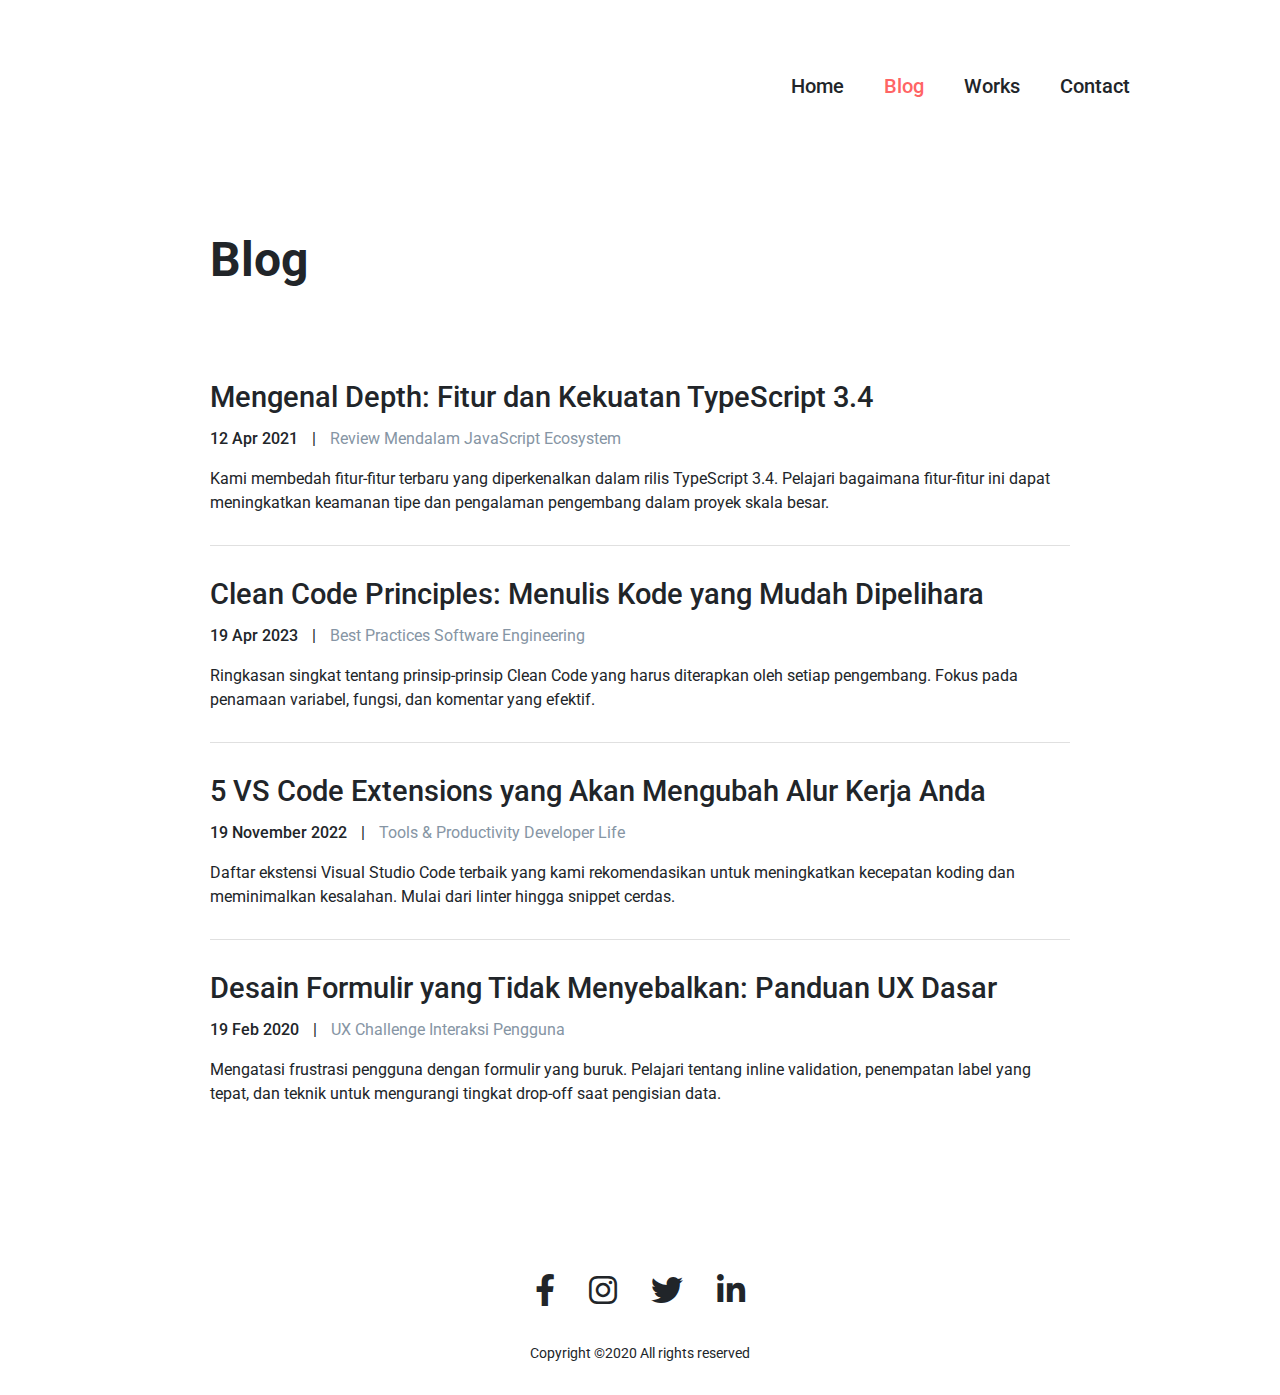
<file: blog.html>
<!DOCTYPE html>
<html lang="id">

<head>
    <meta charset="UTF-8">
    <meta name="viewport" content="width=device-width, initial-scale=1.0">
    <title>Blog - Posts</title>
    <link rel="stylesheet" href="style.css">
    <link href="https://fonts.googleapis.com/css2?family=Roboto:wght=400;500;700;900&display=swap" rel="stylesheet">
    <link rel="stylesheet" href="https://cdnjs.cloudflare.com/ajax/libs/font-awesome/6.0.0-beta3/css/all.min.css">
</head>

<body>

    <header class="main-header">
        <nav class="navbar">
            <ul class="nav-links" id="navLinks">
                <li><a href="/index.html">Home</a></li>
                <li><a href="/blog.html" class="active">Blog</a></li>
                <li><a href="work.html">Works</a></li>
                <li><a href="/contact.html">Contact</a></li>
            </ul>
            <button class="menu-toggle" aria-label="Toggle navigation">
                <i class="fa fa-bars"></i>
            </button>
        </nav>
    </header>

    <main class="blog-section">
        <div class="blog-container">
            <h1 class="page-title">Blog</h1>

            <article class="blog-post">
                <h2 class="post-title-main">Mengenal Depth: Fitur dan Kekuatan TypeScript 3.4</h2>
                <div class="post-meta-main">
                    <span class="post-date">12 Apr 2021</span>
                    <span class="post-separator">|</span>
                    <span class="post-tag">Review Mendalam JavaScript Ecosystem</span>
                </div>
                <p class="post-summary-main">
                    Kami membedah fitur-fitur terbaru yang diperkenalkan dalam rilis TypeScript 3.4. Pelajari bagaimana
                    fitur-fitur ini dapat meningkatkan keamanan tipe dan pengalaman pengembang dalam proyek skala besar.
                </p>
            </article>

            <article class="blog-post">
                <h2 class="post-title-main">Clean Code Principles: Menulis Kode yang Mudah Dipelihara</h2>
                <div class="post-meta-main">
                    <span class="post-date">19 Apr 2023</span>
                    <span class="post-separator">|</span>
                    <span class="post-tag">Best Practices Software Engineering</span>
                </div>
                <p class="post-summary-main">
                    Ringkasan singkat tentang prinsip-prinsip Clean Code yang harus diterapkan oleh setiap pengembang. Fokus pada penamaan variabel, fungsi, dan komentar yang efektif.
                </p>
            </article>

            <article class="blog-post">
                <h2 class="post-title-main">5 VS Code Extensions yang Akan Mengubah Alur Kerja Anda</h2>
                <div class="post-meta-main">
                    <span class="post-date">19 November 2022</span>
                    <span class="post-separator">|</span>
                    <span class="post-tag">Tools & Productivity Developer Life</span>
                </div>
                <p class="post-summary-main">
                    Daftar ekstensi Visual Studio Code terbaik yang kami rekomendasikan untuk meningkatkan kecepatan koding dan meminimalkan kesalahan. Mulai dari linter hingga snippet cerdas.
                </p>
            </article>

            <article class="blog-post">
                <h2 class="post-title-main">Desain Formulir yang Tidak Menyebalkan: Panduan UX Dasar</h2>
                <div class="post-meta-main">
                    <span class="post-date">19 Feb 2020</span>
                    <span class="post-separator">|</span>
                    <span class="post-tag">UX Challenge Interaksi Pengguna</span>
                </div>
                <p class="post-summary-main">
                    Mengatasi frustrasi pengguna dengan formulir yang buruk. Pelajari tentang inline validation, penempatan label yang tepat, dan teknik untuk mengurangi tingkat drop-off saat pengisian data.
                </p>
            </article>

        </div>
    </main>

    <footer class="main-footer">
        <div class="social-links">
            <a href="#" aria-label="Facebook"><i class="fab fa-facebook-f"></i></a>
            <a href="#" aria-label="Instagram"><i class="fab fa-instagram"></i></a>
            <a href="#" aria-label="Twitter"><i class="fab fa-twitter"></i></a>
            <a href="#" aria-label="LinkedIn"><i class="fab fa-linkedin-in"></i></a>
        </div>
        <p class="copyright">Copyright ©2020 All rights reserved</p>
    </footer>

    <script>
        // Sederhana JS untuk fungsionalitas menu mobile (hamburger icon)
        document.querySelector('.menu-toggle').addEventListener('click', function () {
            document.querySelector('.nav-links').classList.toggle('open');
            this.querySelector('i').classList.toggle('fa-bars');
            this.querySelector('i').classList.toggle('fa-times'); // Ganti ikon menjadi 'X'
        });
    </script>

</body>

</html>
</file>
<file: style.css>
/* RESET dan Variabel Dasar */
:root {
    --primary-color: #212529;
    /* Hampir Hitam untuk Teks */
    --secondary-color: #ff6464;
    /* Merah untuk Aksen */
    --text-light: #8695A4;
    /* Abu-abu untuk Teks Sekunder/Tahun */
    --bg-light: #FFFFFF;
    /* Putih untuk Background */
    --bg-gray: #EDF7FA;
    /* Biru muda/Abu-abu muda untuk background list */
    --font-sans: 'Roboto', sans-serif;
}

* {
    margin: 0;
    padding: 0;
    box-sizing: border-box;
}

body {
    font-family: var(--font-sans);
    line-height: 1.6;
    color: var(--primary-color);
    background-color: var(--bg-light);
    display: flex;
    flex-direction: column;
    min-height: 100vh;
}

/* Utilitas */
.desktop-only {
    display: none;
}

.mobile-only {
    display: none;
}

/* Header dan Navigasi */
.main-header {
    width: 100%;
    padding: 20px 0;
}

.navbar {
    max-width: 1080px;
    margin: 0 auto;
    padding: 0 15px;
    display: flex;
    justify-content: flex-end;
    /* Mobile: hanya menu di kanan */
    align-items: center;
}

.logo {
    display: none;
    /* Logo tidak terlihat di mobile */
}

.nav-links {
    list-style: none;
    display: none;
    /* Sembunyikan di mobile secara default */
    flex-direction: column;
    position: absolute;
    top: 60px;
    right: 15px;
    background-color: var(--bg-light);
    border: 1px solid #ccc;
    padding: 10px;
    z-index: 10;
}

.nav-links.open {
    display: flex;
    /* Tampilkan saat menu dibuka */
}

.nav-links li a {
    text-decoration: none;
    color: var(--primary-color);
    font-weight: 500;
    padding: 10px 15px;
    display: block;
    text-align: right;
    font-size: 1.1em;
}

.nav-links li a.active,
.nav-links li a:hover {
    color: var(--secondary-color);
}

.menu-toggle {
    background: none;
    border: none;
    font-size: 1.5em;
    cursor: pointer;
    color: var(--primary-color);
}

/* **Tampilan Mobile (Default)** */
.work-section {
    max-width: 900px;
    width: 90%;
    margin: 30px auto;
    flex-grow: 1;
}

.work-section h1 {
    font-size: 2.2em;
    font-weight: 700;
    margin-bottom: 30px;
    color: var(--primary-color);
}

.portfolio-list {
    display: flex;
    flex-direction: column;
    gap: 30px;
    /* Jarak antar project */
}

.project-item {
    border-bottom: 1px solid #E0E0E0;
    padding-bottom: 25px;
    display: flex;
    flex-direction: column;
    /* Tumpuk: gambar di atas, detail di bawah */
    gap: 15px;
}

.project-image-wrapper {
    width: 100%;
    border-radius: 8px;
    overflow: hidden;
    box-shadow: 0 4px 12px rgba(0, 0, 0, 0.1);
}

.project-image {
    width: 100%;
    height: auto;
    display: block;
}

.project-title {
    font-size: 1.5em;
    font-weight: 700;
    margin-bottom: 5px;
    color: var(--primary-color);
}

.project-meta {
    display: flex;
    align-items: center;
    margin-bottom: 10px;
}

.project-meta .year {
    background-color: var(--primary-color);
    color: var(--bg-light);
    padding: 2px 10px;
    border-radius: 16px;
    font-size: 0.9em;
    font-weight: 700;
    margin-right: 15px;
}

.project-meta .tags {
    color: var(--text-light);
    font-size: 1.1em;
}

.project-description {
    font-size: 1em;
    color: var(--primary-color);
}

/* Tampilkan item mobile-only dan sembunyikan desktop-only */
.mobile-only {
    display: flex;
    flex-direction: column;
}

.desktop-only {
    display: none;
}

/* Footer */
.main-footer {
    text-align: center;
    padding: 50px 0 30px;
    margin-top: auto;
}

.social-links {
    margin-bottom: 25px;
}

.social-links a {
    color: var(--primary-color);
    font-size: 2em;
    margin: 0 15px;
    transition: color 0.3s;
}

.social-links a:hover {
    color: var(--secondary-color);
}

.copyright {
    font-size: 0.9em;
    color: var(--primary-color);
}

/* =================================================== */
/* MEDIA QUERY untuk Tampilan Laptop/Desktop (>= 768px) */
/* =================================================== */
@media (min-width: 768px) {

    /* Header dan Navigasi Desktop */
    .navbar {
        justify-content: flex-end;
        /* Posisikan menu di kanan */
        padding: 0 30px;
    }

    .nav-links {
        position: static;
        display: flex !important;
        /* Selalu tampil di desktop */
        flex-direction: row;
        background: none;
        border: none;
        padding: 0;
    }

    .nav-links li a {
        font-size: 1.25em;
        /* Ukuran font lebih besar */
        padding: 0 20px;
    }

    .menu-toggle {
        display: none;
        /* Sembunyikan tombol hamburger */
    }

    /* **Tampilan Desktop/Laptop** */
    .work-section {
        margin-top: 100px;
        margin-bottom: 100px;
    }

    .work-section h1 {
        display: none;
        /* Sembunyikan judul "Work" di sini, atau pindahkan ke kiri jika diinginkan */
    }

    .portfolio-list {
        gap: 50px;
    }

    /* Tata Letak Dua Kolom menggunakan CSS Grid untuk setiap item */
    .project-item {
        border-bottom: 1px solid #E0E0E0;
        padding-bottom: 30px;
        display: grid;
        /* Kolom: 1. Gambar (260px) 2. Konten (otomatis) */
        grid-template-columns: 260px 1fr;
        gap: 20px;
        align-items: flex-start;
    }

    .project-item:last-child {
        border-bottom: none;
    }

    .project-image-wrapper {
        width: 100%;
        /* Menempatkan di kolom pertama */
        grid-column: 1 / 2;
    }

    .project-details {
        /* Menempatkan di kolom kedua */
        grid-column: 2 / 3;
    }

    /* Tampilkan item desktop-only dan sembunyikan mobile-only */
    .desktop-only {
        display: grid;
        /* Menggunakan ulang tata letak grid project-item */
        grid-template-columns: 260px 1fr;
        gap: 20px;
        align-items: flex-start;
    }

    .mobile-only {
        display: none;
    }

    /* Penyesuaian Project Details Desktop */
    .project-title {
        font-size: 2em;
        /* Ukuran judul lebih besar */
        margin-top: 0;
    }

    .project-meta .year {
        font-size: 1.1em;
    }

}



/* =================================================== */
/* CSS Khusus untuk Halaman Work Detail */
/* =================================================== */

.detail-section {
    width: 100%;
    /* Gunakan padding horizontal di mobile, dan batasan lebar di desktop */
    padding: 0 15px;
    flex-grow: 1;
}

.detail-container {
    max-width: 680px;
    /* Batasan lebar konten sesuai gambar desktop */
    margin: 0 auto;
    padding-top: 20px;
    padding-bottom: 50px;
}

/* Judul Utama */
.detail-title {
    font-size: 2.2em;
    font-weight: 700;
    line-height: 1.2;
    margin-bottom: 20px;
}

/* Meta Data (Tahun & Tags) */
.detail-meta {
    display: flex;
    align-items: center;
    margin-bottom: 20px;
}

.detail-meta .year {
    background-color: var(--secondary-color);
    /* Merah untuk tahun di halaman detail */
    color: var(--bg-light);
    padding: 2px 10px;
    border-radius: 16px;
    font-size: 1em;
    font-weight: 700;
    margin-right: 25px;
}

.detail-meta .tags {
    color: var(--primary-color);
    font-size: 1em;
}

/* Paragraf Teks */
.detail-text {
    font-size: 1.1em;
    line-height: 1.5;
    margin-bottom: 30px;
    color: var(--primary-color);
}

/* Blok Konten Gambar */
.content-block {
    margin: 30px 0;
}

.content-image {
    width: 100%;
    height: auto;
    display: block;
    border-radius: 8px;
    /* Tambahkan sedikit radius pada gambar */
}

/* Heading-heading Konten */
.content-heading-1 {
    font-size: 2em;
    font-weight: 700;
    margin-top: 30px;
    margin-bottom: 10px;
}

.content-heading-2 {
    font-size: 1.5em;
    font-weight: 500;
    margin-bottom: 15px;
}

/* =================================================== */
/* MEDIA QUERY untuk Tampilan Laptop/Desktop (>= 768px) */
/* =================================================== */
@media (min-width: 768px) {

    /* Penyesuaian Header Navigasi Desktop (diambil dari style.css sebelumnya) */
    .navbar {
        padding-top: 50px;
        /* Jarak atas lebih besar di desktop */
        padding-bottom: 50px;
    }

    /* Container detail (desktop) */
    .detail-container {
        padding-top: 50px;
        padding-bottom: 80px;
    }

    /* Judul Utama Desktop */
    .detail-title {
        font-size: 2.7em;
        font-weight: 900;
        /* Lebih tebal */
        margin-bottom: 30px;
    }

    /* Heading-heading Konten Desktop */
    .content-heading-1 {
        font-size: 2.5em;
        margin-top: 50px;
    }

    .content-heading-2 {
        font-size: 2em;
        font-weight: 700;
        margin-bottom: 20px;
    }

    .detail-text {
        font-size: 1em;
        /* Mengatur ulang ukuran teks di desktop */
    }

}


/* =================================================== */
/* CSS Khusus untuk Halaman HOME */
/* =================================================== */

.home-main {
    flex-grow: 1;
}

.main-container {
    max-width: 860px;
    /* Batasan lebar utama konten */
    margin: 0 auto;
    padding: 0 15px;
    /* Padding untuk mobile */
}

/* Utilitas Tambahan */
.desktop-only-flex {
    display: none;
}

/* 1. Hero Section (Mobile Default: Tumpuk Vertikal) */
.hero-section {
    display: flex;
    flex-direction: column;
    align-items: center;
    text-align: center;
    padding: 30px 0 50px;
}

.hero-image-wrapper {
    order: -1;
    /* Posisikan gambar di atas teks di mobile */
    margin-bottom: 25px;
}

.hero-image {
    width: 150px;
    height: 150px;
    border-radius: 50%;
    /* Bulat */
    object-fit: cover;
}

.hero-title {
    font-size: 2em;
    font-weight: 700;
    line-height: 1.2;
    margin-bottom: 15px;
}

.hero-description {
    font-size: 1em;
    margin-bottom: 20px;
}

.btn-resume {
    display: inline-block;
    background-color: var(--secondary-color);
    /* Merah */
    color: var(--bg-light);
    text-decoration: none;
    padding: 10px 20px;
    border-radius: 4px;
    font-weight: 500;
    transition: background-color 0.3s;
}

.btn-resume:hover {
    background-color: #e55c5c;
}

/* 2. Recent Posts Section */
.recent-posts {
    background-color: var(--bg-gray);
    /* Background abu-abu muda */
    padding: 30px 15px 40px;
    margin: 0 -15px;
    /* Mengisi lebar penuh */
}

.posts-header {
    display: flex;
    justify-content: space-between;
    align-items: center;
    margin-bottom: 25px;
}

.recent-posts h2 {
    font-size: 1em;
    font-weight: 400;
    color: var(--primary-color);
}

.view-all {
    color: #00A8CC;
    /* Biru muda */
    text-decoration: none;
    font-size: 1em;
    font-weight: 400;
    display: none;
    /* Sembunyikan di mobile */
}

.posts-list {
    display: flex;
    flex-direction: column;
    /* Tumpuk di mobile */
    gap: 15px;
}

.post-item {
    background-color: var(--bg-light);
    padding: 15px;
    border-radius: 4px;
    box-shadow: 0 2px 4px rgba(0, 0, 0, 0.05);
}

.post-title {
    font-size: 1.2em;
    font-weight: 700;
    line-height: 1.3;
    margin-bottom: 8px;
    color: var(--primary-color);
}

.post-meta {
    font-size: 0.9em;
    color: var(--primary-color);
    margin-bottom: 10px;
}

.post-separator {
    margin: 0 10px;
}

/* 3. Featured Works Section (Mirip dengan Work List, disesuaikan) */
.featured-works {
    padding: 30px 0 50px;
}

.featured-works h2 {
    font-size: 1em;
    font-weight: 400;
    margin-bottom: 25px;
    text-align: center;
}

.work-item {
    display: flex;
    flex-direction: column;
    text-decoration: none;
    border-bottom: 1px solid #E0E0E0;
    padding-bottom: 15px;
    margin-bottom: 15px;
    gap: 15px;
    color: inherit;
}

.work-item:last-child {
    border-bottom: none;
    margin-bottom: 0;
}

.work-image-wrapper {
    width: 100%;
    border-radius: 8px;
    overflow: hidden;
}

.work-image {
    width: 100%;
    height: auto;
    display: block;
}

.work-title {
    font-size: 1.5em;
    font-weight: 700;
    margin-bottom: 5px;
    color: var(--primary-color);
}

.work-meta {
    display: flex;
    align-items: center;
    margin-bottom: 10px;
}

.work-meta .year {
    background-color: var(--primary-color);
    color: var(--bg-light);
    padding: 2px 10px;
    border-radius: 16px;
    font-size: 0.9em;
    font-weight: 700;
    margin-right: 15px;
}

.work-meta .tags {
    color: var(--text-light);
    font-size: 1em;
}

.work-description {
    font-size: 1em;
    color: var(--primary-color);
}


/* =================================================== */
/* MEDIA QUERY untuk Tampilan Laptop/Desktop (>= 768px) */
/* =================================================== */
@media (min-width: 768px) {

    /* 1. Hero Section (Desktop) */
    .hero-section {
        flex-direction: row;
        /* Baris: teks di kiri, gambar di kanan */
        text-align: left;
        align-items: flex-start;
        padding: 100px 0;
        gap: 100px;
    }

    .hero-text {
        order: -1;
        /* Posisikan teks di kiri */
        flex-grow: 1;
        padding-top: 15px;
    }

    .hero-image-wrapper {
        order: 1;
        margin-bottom: 0;
        width: 243px;
        height: 243px;
        box-shadow: 0 10px 20px rgba(0, 0, 0, 0.1);
        /* Tambah bayangan modern */
        border-radius: 50%;
        overflow: hidden;
    }

    .hero-image {
        width: 100%;
        height: 100%;
    }

    .hero-title {
        font-size: 2.7em;
        font-weight: 700;
    }

    .hero-description {
        font-size: 1em;
    }

    /* 2. Recent Posts Section (Desktop: Dua Kolom) */
    .recent-posts {
        padding: 30px 0 50px;
        margin: 0;
        /* Hapus margin negatif */
    }

    .recent-posts h2 {
        font-size: 1.5em;
        margin-bottom: 25px;
    }

    .view-all {
        display: block;
        /* Tampilkan "View all" di desktop */
    }

    .posts-list {
        flex-direction: row;
        /* Dua kolom */
        gap: 20px;
    }

    .post-item {
        flex: 1;
        /* Lebar yang sama untuk kedua kolom */
        padding: 25px;
        box-shadow: 0 4px 8px rgba(0, 0, 0, 0.1);
    }

    /* 3. Featured Works Section (Desktop: Grid Dua Kolom untuk Item) */
    .featured-works {
        padding: 50px 0 80px;
    }

    .featured-works h2 {
        font-size: 1.5em;
        text-align: left;
    }

    .work-item {
        display: grid;
        grid-template-columns: 246px 1fr;
        /* Gambar (246px) dan Detail (sisa ruang) */
        gap: 20px;
        align-items: flex-start;
        padding-bottom: 30px;
        margin-bottom: 30px;
    }

    .work-image-wrapper {
        width: 100%;
        grid-column: 1 / 2;
    }

    .work-details {
        grid-column: 2 / 3;
    }

    .work-title {
        font-size: 1.8em;
    }

}



/* =================================================== */
/* CSS Khusus untuk Halaman BLOG */
/* =================================================== */

.blog-section {
    width: 100%;
    flex-grow: 1;
    padding: 0 15px; /* Padding untuk mobile */
}

.blog-container {
    max-width: 860px; /* Batasan lebar utama konten (sama dengan Home) */
    margin: 0 auto;
    padding-top: 20px;
    padding-bottom: 50px;
}

.page-title {
    font-size: 2.2em;
    font-weight: 700;
    margin-bottom: 40px;
    color: var(--primary-color);
}

/* Style untuk setiap post */
.blog-post {
    padding: 20px 0;
    border-bottom: 1px solid #E0E0E0;
}

.blog-post:last-child {
    border-bottom: none;
}

.post-title-main {
    font-size: 1.5em;
    font-weight: 500; /* Lebih ringan dari heading utama */
    line-height: 1.3;
    margin-bottom: 10px;
    color: var(--primary-color);
}

.post-meta-main {
    font-size: 1em;
    color: var(--primary-color);
    margin-bottom: 15px;
}

.post-meta-main .post-date {
    font-weight: 500;
    color: var(--primary-color);
}

.post-meta-main .post-separator {
    margin: 0 10px;
    color: var(--primary-color);
}

.post-meta-main .post-tag {
    color: var(--text-light); /* Abu-abu untuk tag */
}

.post-summary-main {
    font-size: 1em;
    line-height: 1.5;
    color: var(--primary-color);
}

/* =================================================== */
/* MEDIA QUERY untuk Tampilan Laptop/Desktop (>= 768px) */
/* =================================================== */
@media (min-width: 768px) {

    .blog-container {
        padding-top: 50px;
        padding-bottom: 80px;
    }

    .page-title {
        font-size: 3em;
        margin-bottom: 50px;
    }

    .blog-post {
        padding: 30px 0;
    }

    .post-title-main {
        font-size: 1.8em;
    }
}
</file>
